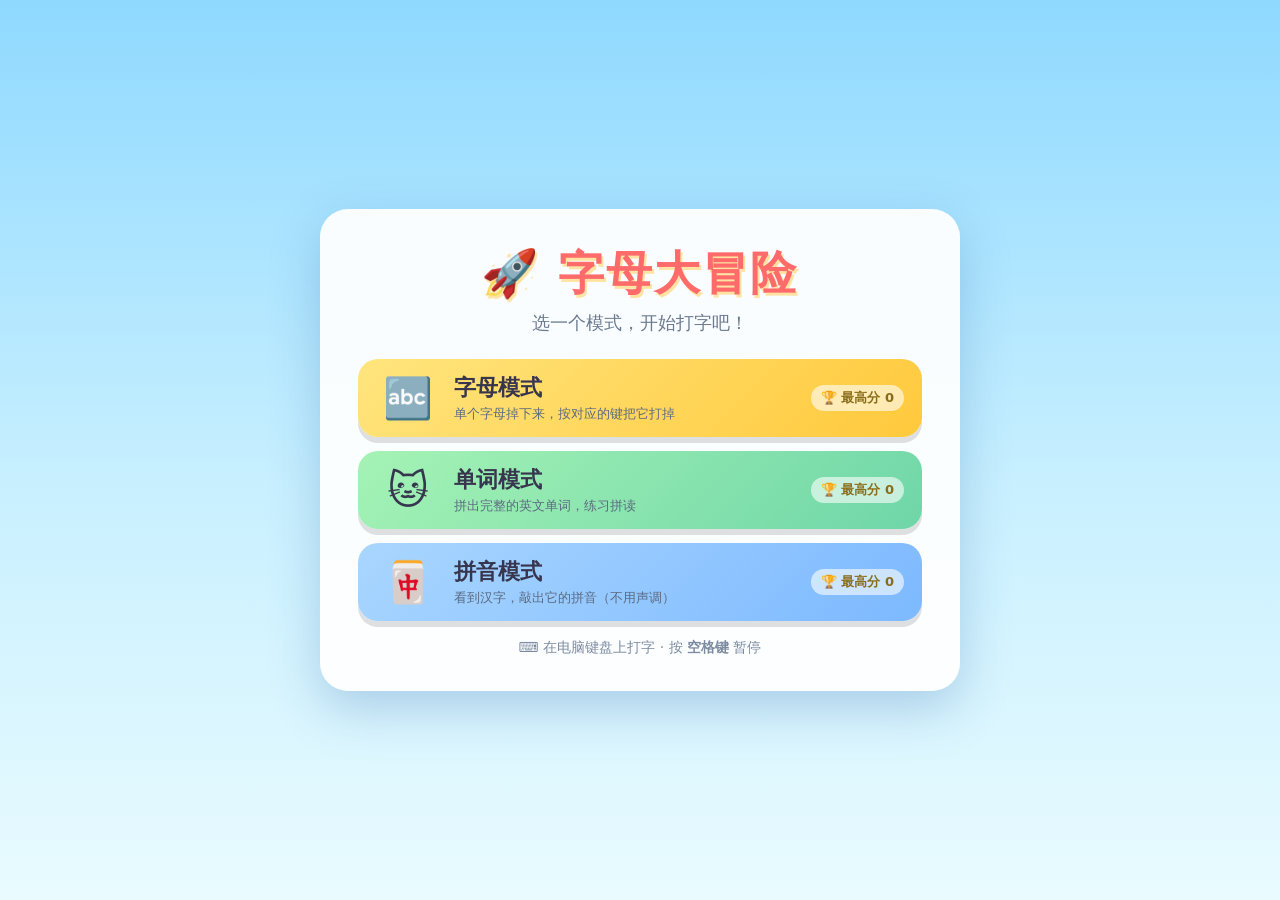
<file: youxi/index.html>
<!DOCTYPE html>
<html lang="zh-CN">
<head>
<meta charset="UTF-8">
<meta name="viewport" content="width=device-width, initial-scale=1.0">
<meta name="description" content="给小朋友的打字小游戏：字母、单词、拼音三种模式">
<title>字母大冒险 🚀 打字小游戏</title>
<link rel="stylesheet" href="style.css">
</head>
<body>
<div id="app">

  <!-- 开始界面 -->
  <section id="screen-start" class="screen">
    <div class="panel">
      <h1 class="title">🚀 字母大冒险</h1>
      <p class="subtitle">选一个模式，开始打字吧！</p>
      <div class="mode-list">
        <button class="mode-btn letter" data-mode="letter">
          <span class="mode-emoji">🔤</span>
          <span>
            <span class="mode-name">字母模式</span>
            <span class="mode-desc">单个字母掉下来，按对应的键把它打掉</span>
          </span>
          <span class="mode-best" data-best="letter">🏆 最高分 0</span>
        </button>
        <button class="mode-btn word" data-mode="word">
          <span class="mode-emoji">🐱</span>
          <span>
            <span class="mode-name">单词模式</span>
            <span class="mode-desc">拼出完整的英文单词，练习拼读</span>
          </span>
          <span class="mode-best" data-best="word">🏆 最高分 0</span>
        </button>
        <button class="mode-btn pinyin" data-mode="pinyin">
          <span class="mode-emoji">🀄</span>
          <span>
            <span class="mode-name">拼音模式</span>
            <span class="mode-desc">看到汉字，敲出它的拼音（不用声调）</span>
          </span>
          <span class="mode-best" data-best="pinyin">🏆 最高分 0</span>
        </button>
      </div>
      <p class="hint">⌨️ 在电脑键盘上打字 · 按 <b>空格键</b> 暂停</p>
    </div>
  </section>

  <!-- 游戏界面 -->
  <section id="screen-game" class="screen hidden">
    <div id="hud">
      <button id="btn-home" class="hud-btn" title="回到首页">🏠</button>
      <div class="hud-chip" id="chip-score">🏅 <span id="score">0</span></div>
      <div class="hud-chip" id="chip-level">⭐ 第 <span id="level">1</span> 关</div>
      <div class="hud-chip combo hidden" id="chip-combo">🔥 连击 <span id="combo">0</span></div>
      <div id="lives">❤️❤️❤️</div>
      <div class="hud-spacer"></div>
      <button id="btn-pause" class="hud-btn" title="暂停 (空格)">⏸️</button>
      <button id="btn-mute" class="hud-btn" title="开/关声音">🔊</button>
    </div>
    <div id="stage">
      <canvas id="canvas"></canvas>
      <div id="pause-overlay" class="overlay hidden">
        <div class="panel">
          <p class="overlay-title">⏸️ 休息一下</p>
          <button id="btn-resume" class="big-btn">▶️ 继续游戏</button>
          <button id="btn-quit" class="big-btn ghost">🏠 回到首页</button>
        </div>
      </div>
    </div>
  </section>

  <!-- 结束界面 -->
  <section id="screen-over" class="screen hidden">
    <div class="panel">
      <p class="over-title" id="over-title">🎉 真棒！</p>
      <p class="over-score"><span id="over-score">0</span> 分</p>
      <p class="over-newbest hidden" id="over-newbest">🏆 新纪录！</p>
      <p class="over-stats" id="over-stats">最高连击 0 · 闯到第 1 关</p>
      <p class="over-best" id="over-best">最高分：0</p>
      <div class="over-btns">
        <button id="btn-retry" class="big-btn">🔄 再来一次</button>
        <button id="btn-menu" class="big-btn ghost">🏠 选其他模式</button>
      </div>
    </div>
  </section>

</div>
<script src="game.js"></script>
</body>
</html>
</file>
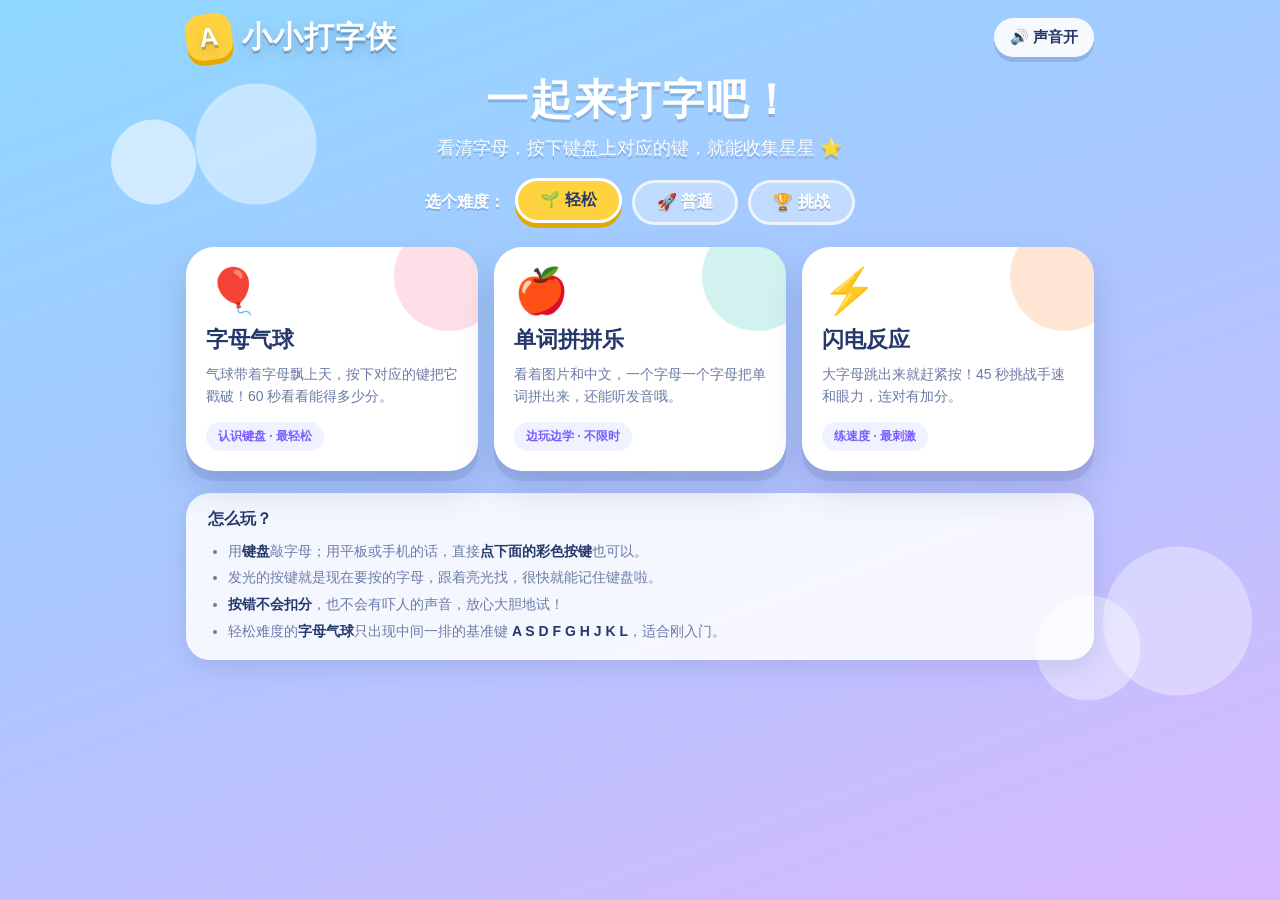
<file: typing-game.html>
<!DOCTYPE html>
<html lang="zh-CN">
<head>
<meta charset="UTF-8">
<meta name="viewport" content="width=device-width, initial-scale=1.0, maximum-scale=1.0, user-scalable=no">
<title>小小打字侠 · 儿童打字游戏</title>
<style>
:root{
  --ink:#25386b;
  --ink-soft:#6b7ba6;
  --orange:#ff8a3d;
  --pink:#ff6f91;
  --teal:#2ec4b6;
  --yellow:#ffd23f;
  --purple:#7b5cff;
  --green:#3ec46d;
  --white:#ffffff;
  --shadow:0 10px 0 rgba(37,56,107,.10), 0 18px 36px rgba(37,56,107,.18);
  --font:"Comic Sans MS","Chalkboard SE","PingFang SC","Microsoft YaHei","Hiragino Sans GB",sans-serif;
}
*{box-sizing:border-box;-webkit-tap-highlight-color:transparent}
html,body{height:100%}
body{
  margin:0;
  font-family:var(--font);
  color:var(--ink);
  background:linear-gradient(160deg,#8fd8ff 0%,#a8c8ff 42%,#d9b8ff 100%);
  background-attachment:fixed;
  overflow-x:hidden;
}
body::before{
  content:"";position:fixed;inset:0;pointer-events:none;z-index:0;
  background:
    radial-gradient(circle at 12% 18%,rgba(255,255,255,.55) 0 42px,transparent 43px),
    radial-gradient(circle at 20% 16%,rgba(255,255,255,.45) 0 60px,transparent 61px),
    radial-gradient(circle at 85% 72%,rgba(255,255,255,.4) 0 52px,transparent 53px),
    radial-gradient(circle at 92% 69%,rgba(255,255,255,.35) 0 74px,transparent 75px);
}
#app{position:relative;z-index:1;max-width:940px;margin:0 auto;padding:14px 16px 24px}
.view{display:none;animation:fadeIn .35s ease both}
.view.active{display:block}
@keyframes fadeIn{from{opacity:0;transform:translateY(12px)}to{opacity:1;transform:none}}

/* ---------- 顶栏 ---------- */
.topbar{display:flex;align-items:center;justify-content:space-between;gap:12px;margin-bottom:12px}
.brand{display:flex;align-items:center;gap:10px;font-size:clamp(20px,4vw,30px);font-weight:900;letter-spacing:1px;color:var(--white);text-shadow:0 3px 0 rgba(37,56,107,.28),0 6px 14px rgba(37,56,107,.22)}
.brand .logo{display:inline-flex;align-items:center;justify-content:center;width:46px;height:46px;border-radius:16px;background:var(--yellow);font-size:26px;box-shadow:0 5px 0 #e5a800;transform:rotate(-8deg)}
.icon-btn{border:none;cursor:pointer;font-family:var(--font);font-weight:800;font-size:15px;color:var(--ink);background:rgba(255,255,255,.9);padding:10px 16px;border-radius:999px;box-shadow:0 5px 0 rgba(37,56,107,.16);transition:transform .12s}
.icon-btn:active{transform:translateY(3px);box-shadow:0 2px 0 rgba(37,56,107,.16)}

/* ---------- 首页 ---------- */
.hero{text-align:center;color:var(--white);margin:6px 0 20px;text-shadow:0 3px 0 rgba(37,56,107,.2)}
.hero h1{margin:0 0 8px;font-size:clamp(26px,5.5vw,42px);letter-spacing:2px}
.hero p{margin:0;font-size:clamp(14px,2.6vw,18px);opacity:.96}
.diff-row{display:flex;align-items:center;justify-content:center;gap:10px;flex-wrap:wrap;margin-bottom:22px}
.diff-label{color:var(--white);font-weight:800;text-shadow:0 2px 0 rgba(37,56,107,.2);font-size:16px}
.diff-btn{border:3px solid rgba(255,255,255,.7);background:rgba(255,255,255,.32);color:var(--white);font-family:var(--font);font-weight:900;font-size:16px;padding:9px 22px;border-radius:999px;cursor:pointer;text-shadow:0 2px 0 rgba(37,56,107,.25);transition:all .18s}
.diff-btn.on{background:var(--yellow);border-color:var(--white);color:var(--ink);text-shadow:none;box-shadow:0 5px 0 #e0a900;transform:translateY(-2px)}
.cards{display:grid;grid-template-columns:repeat(3,1fr);gap:16px}
.card{
  position:relative;overflow:hidden;text-align:left;cursor:pointer;border:none;font-family:var(--font);
  background:var(--white);border-radius:28px;padding:22px 20px 20px;box-shadow:var(--shadow);
  transition:transform .18s,box-shadow .18s;color:var(--ink);
}
.card:hover{transform:translateY(-6px)}
.card:active{transform:translateY(2px)}
.card .blob{position:absolute;right:-26px;top:-26px;width:110px;height:110px;border-radius:50%;opacity:.22}
.card.c1 .blob{background:var(--pink)} .card.c2 .blob{background:var(--teal)} .card.c3 .blob{background:var(--orange)}
.card .emoji{position:relative;font-size:44px;line-height:1;margin-bottom:12px;display:block}
.card h2{position:relative;margin:0 0 8px;font-size:22px;font-weight:900}
.card p{position:relative;margin:0 0 14px;font-size:14px;line-height:1.6;color:var(--ink-soft);min-height:44px}
.card .tag{position:relative;display:inline-block;font-size:12px;font-weight:900;padding:6px 12px;border-radius:999px;background:#eef3ff;color:var(--purple)}
.howto{margin-top:22px;background:rgba(255,255,255,.86);border-radius:24px;padding:16px 22px;box-shadow:0 8px 24px rgba(37,56,107,.12)}
.howto h3{margin:0 0 8px;font-size:16px}
.howto ul{margin:0;padding-left:20px;font-size:14px;line-height:1.9;color:var(--ink-soft)}
.howto b{color:var(--ink)}

/* ---------- HUD ---------- */
.hud{display:flex;align-items:center;gap:10px;flex-wrap:wrap;background:rgba(255,255,255,.92);border-radius:22px;padding:8px 12px;margin-bottom:10px;box-shadow:0 6px 0 rgba(37,56,107,.12)}
.hud-item{display:flex;align-items:baseline;gap:6px;font-weight:900;font-size:20px;min-width:88px}
.hud-item .ico{font-size:19px}
.hud-item small{font-size:11px;color:var(--ink-soft);font-weight:800}
.hud-item .val{font-variant-numeric:tabular-nums}
.hud .spacer{flex:1}

/* ---------- 舞台 ---------- */
.stage{
  position:relative;overflow:hidden;width:100%;height:clamp(240px,40vh,440px);
  border-radius:30px;border:6px solid rgba(255,255,255,.85);
  background:linear-gradient(180deg,#8fd8ff 0%,#bfe6ff 55%,#e7f7ff 100%);
  box-shadow:inset 0 -8px 0 rgba(255,255,255,.4),0 12px 0 rgba(37,56,107,.12);
}
.stage::after{content:"";position:absolute;left:0;right:0;bottom:0;height:56px;background:linear-gradient(180deg,#8fdc8a,#67c46f);border-radius:60% 60% 0 0 / 22px 22px 0 0;z-index:1;pointer-events:none}
.cloud{position:absolute;background:rgba(255,255,255,.72);border-radius:100px;z-index:0;pointer-events:none}
.cloud::before,.cloud::after{content:"";position:absolute;background:inherit;border-radius:50%}
.cloud.a{width:130px;height:38px;left:8%;top:16%}
.cloud.a::before{width:56px;height:56px;left:22px;top:-24px}
.cloud.a::after{width:42px;height:42px;left:68px;top:-16px}
.cloud.b{width:100px;height:30px;right:9%;top:32%;opacity:.7}
.cloud.b::before{width:46px;height:46px;left:18px;top:-20px}
.cloud.b::after{width:34px;height:34px;left:56px;top:-12px}
#stageContent{position:absolute;inset:0;z-index:2}

/* 气球 */
.balloon{
  position:absolute;left:0;top:0;width:78px;height:96px;border-radius:50% 50% 46% 46%;
  display:flex;align-items:center;justify-content:center;
  box-shadow:inset -10px -12px 0 rgba(0,0,0,.10),inset 8px 8px 0 rgba(255,255,255,.35),0 8px 16px rgba(37,56,107,.18);
  will-change:transform;
}
.balloon::after{content:"";position:absolute;bottom:-13px;left:50%;transform:translateX(-50%);border-left:9px solid transparent;border-right:9px solid transparent;border-top:16px solid currentColor}
.balloon .ch{font-size:44px;font-weight:900;color:#fff;text-shadow:0 3px 0 rgba(37,56,107,.32),0 0 2px rgba(37,56,107,.25);animation:sway 1.8s ease-in-out infinite alternate}
@keyframes sway{from{transform:rotate(-7deg) translateY(-2px)}to{transform:rotate(7deg) translateY(2px)}}
.balloon.pop{animation:balloonPop .24s ease-out forwards;pointer-events:none}
.balloon.pop .ch{animation:chPop .24s ease-out forwards}
@keyframes balloonPop{from{opacity:1}to{opacity:0;filter:brightness(1.5)}}
@keyframes chPop{to{transform:scale(1.8)}}
.particle{position:absolute;width:13px;height:13px;border-radius:50%;z-index:8;pointer-events:none;animation:burst .62s ease-out forwards}
@keyframes burst{from{transform:translate(0,0) scale(1);opacity:1}to{transform:translate(var(--dx),var(--dy)) scale(.15);opacity:0}}
.praise{position:absolute;z-index:9;pointer-events:none;font-size:24px;font-weight:900;color:#fff;text-shadow:0 3px 0 var(--orange),0 0 10px rgba(255,138,61,.8);animation:floatUp 1s ease-out forwards;white-space:nowrap}
@keyframes floatUp{from{transform:translate(-50%,0) scale(.7);opacity:0}20%{transform:translate(-50%,-14px) scale(1.12);opacity:1}to{transform:translate(-50%,-72px) scale(1);opacity:0}}
.stage.shake{animation:shake .28s}
@keyframes shake{0%,100%{transform:translateX(0)}25%{transform:translateX(-7px)}75%{transform:translateX(7px)}}

/* 单词模式 */
.word-panel{position:absolute;inset:0;display:flex;flex-direction:column;align-items:center;justify-content:center;gap:8px;padding:10px;text-align:center}
.word-emoji{font-size:clamp(46px,8vh,80px);line-height:1;filter:drop-shadow(0 8px 8px rgba(37,56,107,.18));animation:bob 2.4s ease-in-out infinite}
@keyframes bob{0%,100%{transform:translateY(0)}50%{transform:translateY(-10px)}}
.word-zh{font-size:clamp(15px,2.8vh,24px);font-weight:900;color:var(--ink);background:rgba(255,255,255,.86);padding:5px 18px;border-radius:999px}
.tiles{display:flex;gap:7px;flex-wrap:wrap;justify-content:center;margin-top:2px}
.tile{width:clamp(38px,6vh,58px);height:clamp(44px,7vh,66px);border-radius:14px;background:rgba(255,255,255,.92);display:flex;align-items:center;justify-content:center;font-size:clamp(22px,4vh,36px);font-weight:900;color:var(--ink);box-shadow:0 5px 0 rgba(37,56,107,.16);transition:all .18s}
.tile.done{background:var(--green);color:#fff;box-shadow:0 5px 0 #27924b;transform:translateY(-3px)}
.tile.current{background:var(--yellow);color:var(--ink);box-shadow:0 5px 0 #dda900,0 0 0 5px rgba(255,210,63,.45);animation:tilePulse 1s ease-in-out infinite}
@keyframes tilePulse{0%,100%{transform:scale(1)}50%{transform:scale(1.09)}}
.word-progress{font-size:13px;font-weight:900;color:var(--ink);background:rgba(255,255,255,.8);padding:4px 14px;border-radius:999px}
.speak-btn{border:none;cursor:pointer;font-family:var(--font);font-weight:900;font-size:14px;color:var(--purple);background:#fff;padding:8px 18px;border-radius:999px;box-shadow:0 4px 0 rgba(37,56,107,.15)}
.speak-btn:active{transform:translateY(2px);box-shadow:0 2px 0 rgba(37,56,107,.15)}

/* 挑战模式 */
.rush-target{
  position:absolute;width:clamp(96px,17vh,150px);height:clamp(96px,17vh,150px);border-radius:32px;
  display:flex;align-items:center;justify-content:center;font-size:clamp(56px,10vh,88px);font-weight:900;color:#fff;
  background:linear-gradient(145deg,var(--purple),#a58bff);
  box-shadow:inset 0 -10px 0 rgba(0,0,0,.12),0 12px 0 rgba(37,56,107,.18);
  text-shadow:0 5px 0 rgba(37,56,107,.28);transform:translate(-50%,-50%) rotate(-4deg);
  animation:rushIn .28s cubic-bezier(.34,1.56,.64,1);
}
@keyframes rushIn{from{transform:translate(-50%,-50%) scale(.35) rotate(14deg);opacity:0}to{transform:translate(-50%,-50%) scale(1) rotate(-4deg);opacity:1}}
.rush-hint{position:absolute;left:0;right:0;bottom:64px;text-align:center;font-weight:900;color:var(--ink);font-size:15px;text-shadow:0 2px 0 rgba(255,255,255,.8)}
.timebar{position:absolute;left:0;top:0;height:9px;background:var(--yellow);z-index:7;border-radius:0 0 8px 0;transition:width .1s linear}

/* ---------- 键盘 ---------- */
.keyboard{margin-top:12px;display:flex;flex-direction:column;align-items:center;gap:6px;user-select:none}
.krow{display:flex;gap:6px;justify-content:center;width:100%}
.key{
  flex:1 1 0;max-width:74px;min-width:0;height:clamp(38px,6.2vw,52px);
  border:none;border-radius:12px;background:rgba(255,255,255,.9);color:var(--ink);
  font-family:var(--font);font-weight:900;font-size:clamp(15px,2.8vw,22px);cursor:pointer;
  box-shadow:0 5px 0 rgba(37,56,107,.2);transition:transform .08s,background .12s,box-shadow .12s;
}
.key:active{transform:translateY(4px);box-shadow:0 1px 0 rgba(37,56,107,.2)}
.key.target{background:var(--yellow);color:var(--ink);box-shadow:0 5px 0 #dda900,0 0 0 4px rgba(255,210,63,.35)}
.key.current{animation:keyGlow 1s ease-in-out infinite}
@keyframes keyGlow{0%,100%{box-shadow:0 5px 0 #dda900,0 0 0 4px rgba(255,210,63,.4)}50%{box-shadow:0 5px 0 #dda900,0 0 0 9px rgba(255,210,63,.22)}}
.key.ok{background:var(--green)!important;color:#fff!important;box-shadow:0 5px 0 #27924b!important;transform:translateY(2px)}
.key.bad{background:var(--pink)!important;color:#fff!important;box-shadow:0 5px 0 #d94b6d!important}
.tip{text-align:center;color:var(--white);font-weight:800;font-size:13px;margin-top:10px;text-shadow:0 2px 0 rgba(37,56,107,.25)}

/* ---------- 倒计时 & 结算 ---------- */
.countdown{position:fixed;inset:0;z-index:50;display:flex;align-items:center;justify-content:center;background:rgba(37,56,107,.35);backdrop-filter:blur(3px)}
.countdown.hidden{display:none}
.countdown span{font-size:clamp(90px,22vw,180px);font-weight:900;color:var(--yellow);text-shadow:0 10px 0 #d99a00,0 18px 34px rgba(37,56,107,.4)}
.countdown span.pop{animation:cdPop .6s ease-out}
@keyframes cdPop{from{transform:scale(.4);opacity:0}40%{transform:scale(1.15);opacity:1}to{transform:scale(1);opacity:1}}
.result-card{background:var(--white);border-radius:32px;padding:28px 24px 30px;text-align:center;box-shadow:var(--shadow);max-width:520px;margin:20px auto}
.result-card .big{font-size:64px;line-height:1;margin-bottom:6px}
.result-card h2{margin:0 0 4px;font-size:clamp(26px,5vw,36px)}
.result-card .sub{color:var(--ink-soft);font-weight:800;margin:0 0 20px;font-size:15px}
.stats{display:grid;grid-template-columns:repeat(3,1fr);gap:12px;margin-bottom:22px}
.stat{background:#f2f6ff;border-radius:20px;padding:14px 6px}
.stat .num{font-size:clamp(22px,5vw,30px);font-weight:900;color:var(--purple);font-variant-numeric:tabular-nums}
.stat .lab{font-size:12px;color:var(--ink-soft);font-weight:800;margin-top:2px}
.btns{display:flex;gap:12px;justify-content:center;flex-wrap:wrap}
.btn{border:none;cursor:pointer;font-family:var(--font);font-weight:900;font-size:17px;color:#fff;background:var(--orange);padding:13px 28px;border-radius:999px;box-shadow:0 6px 0 #d9681f;transition:transform .1s,box-shadow .1s}
.btn:active{transform:translateY(4px);box-shadow:0 2px 0 #d9681f}
.btn.alt{background:var(--purple);box-shadow:0 6px 0 #5a3ed6}
.btn.alt:active{box-shadow:0 2px 0 #5a3ed6}
.btn.small{font-size:14px;padding:9px 18px;background:var(--pink);box-shadow:0 4px 0 #d94b6d}
.confetti{position:fixed;top:-20px;width:12px;height:18px;z-index:60;pointer-events:none;animation:fall linear forwards}
@keyframes fall{to{transform:translateY(110vh) rotate(720deg);opacity:.2}}

@media(max-width:680px){
  .cards{grid-template-columns:1fr;gap:12px}
  .card{display:grid;grid-template-columns:64px 1fr;column-gap:10px;padding:16px}
  .card .emoji{grid-row:span 3;font-size:40px;margin:0;align-self:center}
  .card h2{margin:0 0 4px;font-size:19px}
  .card p{min-height:0;font-size:13px;margin-bottom:8px}
  .card .tag{font-size:11px;padding:4px 10px}
  .card .blob{width:80px;height:80px}
  .hud-item{min-width:70px;font-size:17px}
  .hud-item small{display:none}
  .key{max-width:none}
  #app{padding:12px 10px 28px}
}
</style>
</head>
<body>
<div id="app">

  <div class="topbar">
    <div class="brand"><span class="logo">A</span><span>小小打字侠</span></div>
    <div style="display:flex;gap:8px">
      <button id="soundBtn" class="icon-btn" type="button">🔊 声音开</button>
      <button id="homeBtn" class="icon-btn" type="button" style="display:none">🏠 首页</button>
    </div>
  </div>

  <!-- 首页 -->
  <section id="homeView" class="view active">
    <div class="hero">
      <h1>一起来打字吧！</h1>
      <p>看清字母，按下键盘上对应的键，就能收集星星 ⭐</p>
    </div>
    <div class="diff-row">
      <span class="diff-label">选个难度：</span>
      <button class="diff-btn on" data-diff="1" type="button">🌱 轻松</button>
      <button class="diff-btn" data-diff="2" type="button">🚀 普通</button>
      <button class="diff-btn" data-diff="3" type="button">🏆 挑战</button>
    </div>
    <div class="cards">
      <button class="card c1" data-mode="bubbles" type="button">
        <span class="blob"></span>
        <span class="emoji">🎈</span>
        <h2>字母气球</h2>
        <p>气球带着字母飘上天，按下对应的键把它戳破！60 秒看看能得多少分。</p>
        <span class="tag">认识键盘 · 最轻松</span>
      </button>
      <button class="card c2" data-mode="words" type="button">
        <span class="blob"></span>
        <span class="emoji">🍎</span>
        <h2>单词拼拼乐</h2>
        <p>看着图片和中文，一个字母一个字母把单词拼出来，还能听发音哦。</p>
        <span class="tag">边玩边学 · 不限时</span>
      </button>
      <button class="card c3" data-mode="rush" type="button">
        <span class="blob"></span>
        <span class="emoji">⚡</span>
        <h2>闪电反应</h2>
        <p>大字母跳出来就赶紧按！45 秒挑战手速和眼力，连对有加分。</p>
        <span class="tag">练速度 · 最刺激</span>
      </button>
    </div>
    <div class="howto">
      <h3>怎么玩？</h3>
      <ul>
        <li>用<b>键盘</b>敲字母；用平板或手机的话，直接<b>点下面的彩色按键</b>也可以。</li>
        <li>发光的按键就是现在要按的字母，跟着亮光找，很快就能记住键盘啦。</li>
        <li><b>按错不会扣分</b>，也不会有吓人的声音，放心大胆地试！</li>
        <li>轻松难度的<b>字母气球</b>只出现中间一排的基准键 <b>A S D F G H J K L</b>，适合刚入门。</li>
      </ul>
    </div>
  </section>

  <!-- 游戏页 -->
  <section id="gameView" class="view">
    <div class="hud">
      <div class="hud-item"><span class="ico">⭐</span><span class="val" id="hScore">0</span><small>分数</small></div>
      <div class="hud-item"><span class="ico">🔥</span><span class="val" id="hCombo">0</span><small>连击</small></div>
      <div class="hud-item"><span class="ico">🎯</span><span class="val" id="hAcc">100%</span><small>正确率</small></div>
      <div class="hud-item"><span class="ico" id="hTimeIco">⏱</span><span class="val" id="hTime">--</span><small id="hTimeLab">剩余</small></div>
      <div class="spacer"></div>
      <button id="endBtn" class="btn small" type="button">结束本局</button>
    </div>
    <div id="stage" class="stage">
      <div class="cloud a"></div>
      <div class="cloud b"></div>
      <div id="stageContent"></div>
    </div>
    <div id="keyboard" class="keyboard"></div>
    <div id="gameTip" class="tip">按键盘上对应的字母，或者直接点下面的按键～</div>
  </section>

  <!-- 结算页 -->
  <section id="resultView" class="view">
    <div class="result-card">
      <div class="big" id="resultEmoji">🏆</div>
      <h2 id="resultTitle">太棒啦！</h2>
      <p class="sub" id="resultSub">你又进步了一点点</p>
      <div class="stats">
        <div class="stat"><div class="num" id="rScore">0</div><div class="lab">⭐ 总分</div></div>
        <div class="stat"><div class="num" id="rCombo">0</div><div class="lab">🔥 最高连击</div></div>
        <div class="stat"><div class="num" id="rAcc">100%</div><div class="lab">🎯 正确率</div></div>
      </div>
      <div class="btns">
        <button id="againBtn" class="btn" type="button">再玩一次</button>
        <button id="modeBtn" class="btn alt" type="button">换个玩法</button>
      </div>
    </div>
  </section>
</div>

<div id="countdown" class="countdown hidden"><span id="cdText">3</span></div>

<script>
(function(){
'use strict';
var $ = function(s){ return document.querySelector(s); };
var $$ = function(s){ return Array.prototype.slice.call(document.querySelectorAll(s)); };

/* ---------------- 音效（无需任何外部文件） ---------------- */
var Sound = {
  on: true,
  ctx: null,
  init: function(){
    try { this.on = localStorage.getItem('tg_sound') !== 'off'; } catch(e){ this.on = true; }
  },
  ac: function(){
    if(!this.ctx){
      var C = window.AudioContext || window.webkitAudioContext;
      if(!C) return null;
      this.ctx = new C();
    }
    if(this.ctx.state === 'suspended') this.ctx.resume();
    return this.ctx;
  },
  tone: function(freq, dur, type, vol, slide, delay){
    if(!this.on) return;
    var c = this.ac(); if(!c) return;
    var t = c.currentTime + (delay || 0);
    var o = c.createOscillator(), g = c.createGain();
    o.type = type || 'sine';
    o.frequency.setValueAtTime(freq, t);
    if(slide) o.frequency.exponentialRampToValueAtTime(slide, t + dur);
    g.gain.setValueAtTime(0.0001, t);
    g.gain.exponentialRampToValueAtTime(vol || 0.09, t + 0.015);
    g.gain.exponentialRampToValueAtTime(0.0001, t + dur);
    o.connect(g); g.connect(c.destination);
    o.start(t); o.stop(t + dur + 0.03);
  },
  hit:  function(){ this.tone(660,0.12,'sine',0.09,990); this.tone(990,0.10,'sine',0.05,null,0.07); },
  miss: function(){ this.tone(210,0.16,'triangle',0.055,160); },
  pop:  function(){ this.tone(520,0.09,'sine',0.08,900); },
  click:function(){ this.tone(440,0.07,'sine',0.05,660); },
  win:  function(){ var self=this; [523,659,784,1047].forEach(function(f,i){ self.tone(f,0.26,'sine',0.08,null,i*0.12); }); },
  toggle: function(){
    this.on = !this.on;
    try { localStorage.setItem('tg_sound', this.on ? 'on' : 'off'); } catch(e){}
    updateSoundBtn();
    if(this.on) this.click();
  }
};
function updateSoundBtn(){ $('#soundBtn').textContent = Sound.on ? '🔊 声音开' : '🔇 声音关'; }
function speak(word){
  if(!Sound.on) return;
  try{
    if(!('speechSynthesis' in window)) return;
    window.speechSynthesis.cancel();
    var u = new SpeechSynthesisUtterance(word.toLowerCase());
    u.lang = 'en-US'; u.rate = 0.8; u.pitch = 1.1;
    window.speechSynthesis.speak(u);
  }catch(e){}
}

/* ---------------- 数据 ---------------- */
var LETTER_SETS = {
  1: 'ASDFGHJKL',
  2: 'ABCDEFGHIJKLMNOPQRSTUVWXYZ',
  3: 'ABCDEFGHIJKLMNOPQRSTUVWXYZ'
};
var DIFF = {
  1: { spawnGap:1.15, maxBalloons:3, rise:68,  hold:3.0, words:1 },
  2: { spawnGap:0.85, maxBalloons:4, rise:86,  hold:2.2, words:2 },
  3: { spawnGap:0.62, maxBalloons:5, rise:105, hold:1.7, words:3 }
};
var DURATION = { bubbles:60, rush:45 };
var WORDS = {
  1: [
    {w:'CAT',zh:'小猫',e:'🐱'},{w:'DOG',zh:'小狗',e:'🐶'},{w:'SUN',zh:'太阳',e:'☀️'},
    {w:'BUS',zh:'公交车',e:'🚌'},{w:'CUP',zh:'杯子',e:'🥤'},{w:'HAT',zh:'帽子',e:'🎩'},
    {w:'PIG',zh:'小猪',e:'🐷'},{w:'FOX',zh:'狐狸',e:'🦊'},{w:'BEE',zh:'蜜蜂',e:'🐝'},
    {w:'EGG',zh:'鸡蛋',e:'🥚'},{w:'KEY',zh:'钥匙',e:'🔑'},{w:'CAR',zh:'汽车',e:'🚗'},
    {w:'OWL',zh:'猫头鹰',e:'🦉'},{w:'ANT',zh:'蚂蚁',e:'🐜'},{w:'BAG',zh:'书包',e:'🎒'}
  ],
  2: [
    {w:'STAR',zh:'星星',e:'⭐'},{w:'FISH',zh:'小鱼',e:'🐟'},{w:'CAKE',zh:'蛋糕',e:'🍰'},
    {w:'MOON',zh:'月亮',e:'🌙'},{w:'TREE',zh:'大树',e:'🌳'},{w:'BIRD',zh:'小鸟',e:'🐦'},
    {w:'BOOK',zh:'书本',e:'📖'},{w:'FROG',zh:'青蛙',e:'🐸'},{w:'DUCK',zh:'鸭子',e:'🦆'},
    {w:'MILK',zh:'牛奶',e:'🥛'},{w:'APPLE',zh:'苹果',e:'🍎'},{w:'GRAPE',zh:'葡萄',e:'🍇'},
    {w:'TIGER',zh:'老虎',e:'🐯'},{w:'HORSE',zh:'马',e:'🐴'},{w:'PANDA',zh:'熊猫',e:'🐼'},
    {w:'CANDY',zh:'糖果',e:'🍬'},{w:'CLOUD',zh:'云朵',e:'☁️'},{w:'TRAIN',zh:'火车',e:'🚂'}
  ],
  3: [
    {w:'BANANA',zh:'香蕉',e:'🍌'},{w:'RABBIT',zh:'兔子',e:'🐰'},{w:'MONKEY',zh:'猴子',e:'🐵'},
    {w:'ORANGE',zh:'橙子',e:'🍊'},{w:'PURPLE',zh:'紫色',e:'💜'},{w:'YELLOW',zh:'黄色',e:'💛'},
    {w:'FLOWER',zh:'花朵',e:'🌸'},{w:'FRIEND',zh:'朋友',e:'🤝'},{w:'SUMMER',zh:'夏天',e:'🏖️'},
    {w:'WINTER',zh:'冬天',e:'⛄'},{w:'RAINBOW',zh:'彩虹',e:'🌈'},{w:'ELEPHANT',zh:'大象',e:'🐘'},
    {w:'DINOSAUR',zh:'恐龙',e:'🦕'},{w:'BUTTERFLY',zh:'蝴蝶',e:'🦋'},{w:'CHOCOLATE',zh:'巧克力',e:'🍫'}
  ]
};
var PRAISE = ['太棒了！','好厉害！','漂亮！','哇！','真快呀！','继续加油！','perfect!','超级棒！'];
var BALLOON_COLORS = ['#ff6f91','#ff9f43','#ffd23f','#3ec46d','#2ec4b6','#7b5cff','#4aa8ff','#ff7ad9'];
var PARTY_COLORS = ['#ff6f91','#ffd23f','#2ec4b6','#7b5cff','#ff9f43','#3ec46d','#4aa8ff'];

/* ---------------- 状态 ---------------- */
var S = {
  mode:null, diff:1, running:false, wordLocked:false,
  score:0, combo:0, maxCombo:0, hits:0, misses:0,
  timeLeft:null, elapsed:0, last:0, raf:0, spawnAcc:0,
  entities:[], lastX:-999,
  wordList:[], wordIndex:0, currentWord:null, letterIndex:0,
  target:null, targetTime:0, targetEl:null,
  cdTimers:[]
};
function rand(n){ return Math.floor(Math.random()*n); }
function pick(arr){ return arr[rand(arr.length)]; }
function shuffle(a){ var r=a.slice(),i,j,t; for(i=r.length-1;i>0;i--){ j=rand(i+1); t=r[i]; r[i]=r[j]; r[j]=t; } return r; }
function letter(){ var s=LETTER_SETS[S.diff]; return s.charAt(rand(s.length)); }

/* ---------------- 视图 ---------------- */
function show(id){
  ['homeView','gameView','resultView'].forEach(function(v){ $('#'+v).classList.toggle('active', v===id); });
  $('#homeBtn').style.display = (id==='gameView'||id==='resultView') ? '' : 'none';
}
function stageSize(){ return { w:$('#stage').clientWidth, h:$('#stage').clientHeight }; }

/* ---------------- 屏幕键盘 ---------------- */
function buildKeyboard(){
  var rows = ['QWERTYUIOP','ASDFGHJKL','ZXCVBNM'];
  var html = rows.map(function(row){
    return '<div class="krow">' + row.split('').map(function(ch){
      return '<button class="key" type="button" data-k="'+ch+'">'+ch+'</button>';
    }).join('') + '</div>';
  }).join('');
  $('#keyboard').innerHTML = html;
  $('#keyboard').addEventListener('click', function(e){
    var b = e.target.closest ? e.target.closest('.key') : null;
    if(!b) return;
    b.blur();
    input(b.getAttribute('data-k'));
  });
}
function highlightKeys(chars, current){
  var set = {}; (chars||[]).forEach(function(c){ set[c]=true; });
  $$('.key').forEach(function(k){
    var c = k.getAttribute('data-k');
    k.classList.toggle('target', !!set[c]);
    k.classList.toggle('current', !!set[c] && c===current);
  });
}
function flashKey(ch, ok){
  var el = $('.key[data-k="'+ch+'"]');
  if(!el) return;
  el.classList.remove('ok','bad');
  void el.offsetWidth;
  el.classList.add(ok?'ok':'bad');
  setTimeout(function(){ el.classList.remove('ok','bad'); }, 300);
}
function currentTargets(){
  if(S.mode==='bubbles') return S.entities.map(function(b){ return b.ch; });
  if(S.mode==='words') return S.currentWord ? [S.currentWord.w.charAt(S.letterIndex)] : [];
  if(S.mode==='rush') return S.target ? [S.target] : [];
  return [];
}
function currentLetter(){
  if(S.mode==='words') return S.currentWord ? S.currentWord.w.charAt(S.letterIndex) : null;
  if(S.mode==='rush') return S.target;
  if(S.mode==='bubbles' && S.entities.length){
    var top = S.entities.slice().sort(function(a,b){ return a.y-b.y; })[0];
    return top.ch;
  }
  return null;
}

/* ---------------- 反馈动画 ---------------- */
function burst(x,y){
  var host = $('#stageContent');
  for(var i=0;i<11;i++){
    var p = document.createElement('div');
    p.className = 'particle';
    p.style.left = x+'px'; p.style.top = y+'px';
    p.style.background = pick(PARTY_COLORS);
    p.style.setProperty('--dx', (rand(170)-85)+'px');
    p.style.setProperty('--dy', (rand(170)-85)+'px');
    host.appendChild(p);
    (function(node){ node.addEventListener('animationend', function(){ node.remove(); }); })(p);
  }
}
function praise(text,x,y){
  var d = document.createElement('div');
  d.className = 'praise'; d.textContent = text;
  d.style.left = x+'px'; d.style.top = y+'px';
  $('#stageContent').appendChild(d);
  d.addEventListener('animationend', function(){ d.remove(); });
}
function shakeStage(){
  var s = $('#stage');
  s.classList.remove('shake'); void s.offsetWidth; s.classList.add('shake');
  setTimeout(function(){ s.classList.remove('shake'); }, 300);
}
function confetti(){
  for(var i=0;i<44;i++){
    var c = document.createElement('div');
    c.className = 'confetti';
    c.style.left = rand(100)+'vw';
    c.style.background = pick(PARTY_COLORS);
    c.style.animationDuration = (1.8+Math.random()*1.8)+'s';
    c.style.animationDelay = (Math.random()*0.6)+'s';
    c.style.borderRadius = (i%3===0)?'50%':'2px';
    document.body.appendChild(c);
    (function(node){ node.addEventListener('animationend', function(){ node.remove(); }); })(c);
  }
}

/* ---------------- 计分 ---------------- */
function accuracy(){
  var total = S.hits + S.misses;
  return total ? Math.round(S.hits*100/total) : 100;
}
function hit(x,y){
  S.hits++; S.combo++;
  if(S.combo > S.maxCombo) S.maxCombo = S.combo;
  S.score += 10 + Math.min(S.combo,10)*2;
  Sound.hit();
  if(x != null && S.combo % 3 === 0) praise(pick(PRAISE), x, y);
  updateHUD();
}
function miss(ch){
  S.misses++; S.combo = 0;
  Sound.miss();
  flashKey(ch,false);
  shakeStage();
  updateHUD();
}
function updateHUD(){
  $('#hScore').textContent = S.score;
  $('#hCombo').textContent = S.combo;
  $('#hAcc').textContent = accuracy()+'%';
  if(S.timeLeft === null){
    $('#hTime').textContent = (Math.min(S.wordIndex+1,10))+'/10';
    $('#hTimeLab').textContent = '进度';
    $('#hTimeIco').textContent = '词';
  }else{
    $('#hTime').textContent = Math.ceil(S.timeLeft)+'s';
    $('#hTimeLab').textContent = '剩余';
    $('#hTimeIco').textContent = '⏱';
  }
}

/* ---------------- 输入 ---------------- */
function input(raw){
  if(!S.running || S.wordLocked) return;
  var ch = String(raw||'').toUpperCase();
  if(!/^[A-Z]$/.test(ch)) return;
  var ok = false;

  if(S.mode==='bubbles'){
    var matches = S.entities.filter(function(b){ return b.ch===ch; });
    if(matches.length){
      matches.sort(function(a,b){ return a.y-b.y; });
      popBalloon(matches[0]);
      ok = true;
      hit(matches[0].x+39, matches[0].y+20);
    }
  }else if(S.mode==='words' && S.currentWord){
    if(ch === S.currentWord.w.charAt(S.letterIndex)){
      ok = true;
      S.letterIndex++;
      hit();
      if(S.letterIndex >= S.currentWord.w.length) completeWord();
      else renderWord();
    }
  }else if(S.mode==='rush'){
    if(ch === S.target){ ok = true; hit(); nextTarget(); }
  }

  if(ok){
    flashKey(ch,true);
  }else{
    miss(ch);
  }
  if(S.running) highlightKeys(currentTargets(), currentLetter());
}

document.addEventListener('keydown', function(e){
  if(!S.running) return;
  if(e.repeat) return;
  var k = (e.key||'').toUpperCase();
  if(/^[A-Z]$/.test(k)){ e.preventDefault(); input(k); }
});

/* ---------------- 模式一：字母气球 ---------------- */
function initBubbles(){
  S.timeLeft = DURATION.bubbles;
  $('#stageContent').innerHTML = '';
  S.entities = []; S.spawnAcc = 0;
  $('#gameTip').textContent = '气球飘走不扣分～ 优先戳最上面的那个！';
  spawnBalloon();
  highlightKeys(currentTargets(), currentLetter());
}
function spawnBalloon(){
  var size = stageSize();
  var w = 78, pad = 12;
  var maxX = Math.max(pad, size.w - w - pad);
  var x = pad + rand(Math.max(1, Math.floor(maxX-pad)));
  var tries = 0;
  while(Math.abs(x - S.lastX) < 95 && tries++ < 8){
    x = pad + rand(Math.max(1, Math.floor(maxX-pad)));
  }
  S.lastX = x;
  var used = {}; S.entities.forEach(function(b){ used[b.ch]=true; });
  var pool = LETTER_SETS[S.diff].split('').filter(function(c){ return !used[c]; });
  if(!pool.length) pool = LETTER_SETS[S.diff].split('');
  var ch = pick(pool);
  var color = pick(BALLOON_COLORS);
  var el = document.createElement('div');
  el.className = 'balloon';
  el.style.background = color;
  el.style.color = color;
  el.innerHTML = '<span class="ch">'+ch+'</span>';
  var b = { ch:ch, el:el, x:x, y:size.h-120, speed:DIFF[S.diff].rise*(size.h/420)*(0.9+Math.random()*0.25) };
  el.style.transform = 'translate('+b.x+'px,'+b.y+'px)';
  $('#stageContent').appendChild(el);
  S.entities.push(b);
  highlightKeys(currentTargets(), currentLetter());
}
function removeBalloon(b){
  b.el.remove();
  var i = S.entities.indexOf(b);
  if(i>=0) S.entities.splice(i,1);
}
function popBalloon(b){
  var x = b.x, y = b.y;
  b.el.classList.add('pop');
  var el = b.el;
  setTimeout(function(){ el.remove(); }, 240);
  var i = S.entities.indexOf(b);
  if(i>=0) S.entities.splice(i,1);
  burst(x+39,y+40);
  Sound.pop();
  highlightKeys(currentTargets(), currentLetter());
}
function updateBubbles(dt){
  S.spawnAcc += dt;
  var cfg = DIFF[S.diff];
  if(S.spawnAcc >= cfg.spawnGap && S.entities.length < cfg.maxBalloons){
    S.spawnAcc = 0;
    spawnBalloon();
  }
  var snapshot = S.entities.slice();
  for(var i=0;i<snapshot.length;i++){
    var b = snapshot[i];
    b.y -= b.speed*dt;
    b.el.style.transform = 'translate('+b.x+'px,'+b.y+'px)';
    if(b.y < -110){
      removeBalloon(b);
      S.combo = 0;
      updateHUD();
      highlightKeys(currentTargets(), currentLetter());
    }
  }
}

/* ---------------- 模式二：单词拼拼乐 ---------------- */
function initWords(){
  S.timeLeft = null;
  S.wordList = shuffle(WORDS[DIFF[S.diff].words]).slice(0,10);
  S.wordIndex = 0; S.letterIndex = 0; S.wordLocked = false;
  $('#stageContent').innerHTML =
    '<div class="word-panel">'+
      '<div class="word-emoji" id="wEmoji"></div>'+
      '<div class="word-zh" id="wZh"></div>'+
      '<div class="tiles" id="wTiles"></div>'+
      '<div class="word-progress" id="wProgress"></div>'+
      '<button class="speak-btn" id="speakBtn" type="button">🔊 听一听怎么读</button>'+
    '</div>';
  $('#speakBtn').addEventListener('click', function(){
    if(S.currentWord) speak(S.currentWord.w);
  });
  $('#gameTip').textContent = '看着图片，按顺序把字母一个一个敲出来吧～';
  loadWord();
}
function loadWord(){
  S.wordLocked = false;
  S.currentWord = S.wordList[S.wordIndex];
  S.letterIndex = 0;
  renderWord();
  speak(S.currentWord.w);
  updateHUD();
}
function renderWord(){
  var w = S.currentWord.w;
  $('#wEmoji').textContent = S.currentWord.e;
  $('#wZh').textContent = S.currentWord.zh + ' · ' + w;
  $('#wProgress').textContent = '第 ' + (S.wordIndex+1) + ' / 10 个单词';
  var html = '';
  for(var i=0;i<w.length;i++){
    var cls = i < S.letterIndex ? 'tile done' : (i === S.letterIndex ? 'tile current' : 'tile');
    html += '<div class="'+cls+'">'+w.charAt(i)+'</div>';
  }
  $('#wTiles').innerHTML = html;
  highlightKeys([w.charAt(S.letterIndex)], w.charAt(S.letterIndex));
}
function completeWord(){
  S.wordLocked = true;
  S.score += 20;
  Sound.win();
  var size = stageSize();
  burst(size.w/2, size.h/2);
  praise('拼对啦！'+S.currentWord.w, size.w/2, size.h/2);
  $$('.tile').forEach(function(t){ t.classList.remove('current'); t.classList.add('done'); });
  speak(S.currentWord.w);
  highlightKeys([], null);
  updateHUD();
  S.wordIndex++;
  setTimeout(function(){
    if(!S.running) return;
    if(S.wordIndex >= 10) finish();
    else loadWord();
  }, 1100);
}

/* ---------------- 模式三：闪电反应 ---------------- */
function initRush(){
  S.timeLeft = DURATION.rush;
  $('#stageContent').innerHTML =
    '<div class="timebar" id="timebar"></div>'+
    '<div class="rush-hint">大字母一出现，马上按！</div>'+
    '<div class="rush-target" id="rushTarget"></div>';
  S.targetEl = $('#rushTarget');
  $('#gameTip').textContent = '眼睛看屏幕，手指找按键，越快连击越高～';
  nextTarget();
}
function nextTarget(){
  var prev = S.target, next = letter();
  while(next === prev) next = letter();
  S.target = next;
  S.targetTime = 0;
  var size = stageSize();
  var x = 18 + Math.random()*64, y = 30 + Math.random()*28;
  S.targetEl.style.left = x+'%';
  S.targetEl.style.top = y+'%';
  S.targetEl.textContent = next;
  S.targetEl.style.background = 'linear-gradient(145deg,'+pick(BALLOON_COLORS)+','+pick(BALLOON_COLORS)+')';
  S.targetEl.style.animation = 'none';
  void S.targetEl.offsetWidth;
  S.targetEl.style.animation = '';
  highlightKeys([next], next);
}
function updateRush(dt){
  S.targetTime += dt;
  if(S.targetTime > DIFF[S.diff].hold){
    S.combo = 0;
    updateHUD();
    nextTarget();
  }
  var bar = $('#timebar');
  if(bar) bar.style.width = Math.max(0, S.timeLeft/DURATION.rush*100)+'%';
}

/* ---------------- 主循环 ---------------- */
function frame(ts){
  if(!S.running) return;
  var dt = Math.min(0.05, (ts - S.last)/1000);
  S.last = ts;
  S.elapsed += dt;
  if(S.mode==='bubbles') updateBubbles(dt);
  else if(S.mode==='rush') updateRush(dt);
  if(S.timeLeft !== null){
    S.timeLeft -= dt;
    if(S.timeLeft <= 0){ S.timeLeft = 0; updateHUD(); finish(); return; }
  }
  updateHUD();
  S.raf = requestAnimationFrame(frame);
}

/* ---------------- 流程 ---------------- */
function clearTimers(){
  S.cdTimers.forEach(clearTimeout);
  S.cdTimers = [];
}
function countdown(cb){
  clearTimers();
  var box = $('#countdown'), text = $('#cdText');
  box.classList.remove('hidden');
  var seq = ['3','2','1','开始!'];
  seq.forEach(function(t,i){
    S.cdTimers.push(setTimeout(function(){
      text.textContent = t;
      text.classList.remove('pop'); void text.offsetWidth; text.classList.add('pop');
      Sound.click();
    }, i*620));
  });
  S.cdTimers.push(setTimeout(function(){
    box.classList.add('hidden');
    cb();
  }, seq.length*620));
}
function resetState(){
  S.running = false;
  cancelAnimationFrame(S.raf);
  clearTimers();
  $('#countdown').classList.add('hidden');
  S.score=0; S.combo=0; S.maxCombo=0; S.hits=0; S.misses=0;
  S.timeLeft=null; S.elapsed=0; S.spawnAcc=0; S.lastX=-999;
  S.entities=[]; S.wordLocked=false; S.target=null; S.targetTime=0;
  $('#stageContent').innerHTML = '';
  $$('.key').forEach(function(k){ k.classList.remove('ok','bad','target','current'); });
  try { window.speechSynthesis && window.speechSynthesis.cancel(); } catch(e){}
}
function startGame(mode){
  Sound.ac();
  resetState();
  S.mode = mode;
  S.diff = currentDiff;
  show('gameView');
  if(document.activeElement && document.activeElement.blur) document.activeElement.blur();
  if(mode==='bubbles') initBubbles();
  else if(mode==='words') initWords();
  else initRush();
  updateHUD();
  countdown(function(){
    S.running = true;
    S.last = performance.now();
    S.raf = requestAnimationFrame(frame);
  });
}
function finish(){
  if(!S.running) return;
  S.running = false;
  cancelAnimationFrame(S.raf);
  clearTimers();
  Sound.win();
  var acc = accuracy();
  $('#rScore').textContent = S.score;
  $('#rCombo').textContent = S.maxCombo;
  $('#rAcc').textContent = acc+'%';
  var title, emoji, sub;
  if(acc >= 90 && S.score >= 200){ title='打字小达人！'; emoji='🏆'; sub='又快又准，太厉害啦！'; }
  else if(acc >= 75){ title='太棒啦！'; emoji='🎉'; sub='再玩一次，说不定能破纪录～'; }
  else { title='玩得真开心！'; emoji='🌈'; sub='慢慢来，多练几次就熟啦！'; }
  if(S.mode==='words' && S.wordIndex>=10){ title='10 个单词全拼完！'; emoji='🏆'; sub='今天又认识了好多单词～'; }
  $('#resultTitle').textContent = title;
  $('#resultEmoji').textContent = emoji;
  $('#resultSub').textContent = sub;
  show('resultView');
  confetti();
}
function goHome(){
  resetState();
  show('homeView');
}

/* ---------------- 事件绑定 ---------------- */
var currentDiff = 1;
Sound.init();
updateSoundBtn();
buildKeyboard();

$$('.diff-btn').forEach(function(b){
  b.addEventListener('click', function(){
    currentDiff = parseInt(b.getAttribute('data-diff'),10);
    $$('.diff-btn').forEach(function(x){ x.classList.toggle('on', x===b); });
    Sound.click();
  });
});
$$('.card').forEach(function(c){
  c.addEventListener('click', function(){ startGame(c.getAttribute('data-mode')); });
});
$('#soundBtn').addEventListener('click', function(){ Sound.toggle(); });
$('#homeBtn').addEventListener('click', goHome);
$('#endBtn').addEventListener('click', finish);
$('#againBtn').addEventListener('click', function(){ startGame(S.mode); });
$('#modeBtn').addEventListener('click', goHome);
window.addEventListener('blur', function(){
  if(S.running && S.mode!=='words'){
    S.last = performance.now();
  }
});
})();
</script>
</body>
</html>
</file>
<file: youxi/style.css>
* { box-sizing: border-box; }
html, body { height: 100%; }

body {
  margin: 0;
  overflow: hidden;
  font-family: "PingFang SC", "Microsoft YaHei", "Hiragino Sans GB", system-ui, -apple-system, sans-serif;
  background: linear-gradient(180deg, #8fd9ff 0%, #c9f0ff 55%, #e9fbff 100%);
  color: #37364e;
  user-select: none;
  -webkit-user-select: none;
}

#app { position: relative; height: 100vh; }

.screen {
  position: absolute;
  inset: 0;
  display: flex;
  align-items: center;
  justify-content: center;
  padding: 20px;
}

.hidden { display: none !important; }

/* ---------- 卡片 ---------- */
.panel {
  background: rgba(255, 255, 255, 0.93);
  border-radius: 28px;
  box-shadow: 0 18px 50px rgba(30, 90, 160, 0.25);
  padding: 34px 38px;
  text-align: center;
  max-width: 640px;
  width: 100%;
  animation: pop 0.35s cubic-bezier(0.34, 1.56, 0.64, 1);
}
@keyframes pop {
  from { transform: scale(0.82); opacity: 0; }
}

.title {
  font-size: 46px;
  margin: 0 0 6px;
  color: #ff6b6b;
  text-shadow: 2px 3px 0 #ffe3a3;
  letter-spacing: 2px;
}
.subtitle { margin: 0 0 24px; color: #6b7a90; font-size: 18px; }
.hint { color: #7c8aa0; font-size: 14px; margin: 4px 0 0; }

/* ---------- 模式按钮 ---------- */
.mode-list { display: flex; flex-direction: column; gap: 14px; margin-bottom: 18px; }

.mode-btn {
  display: grid;
  grid-template-columns: 64px 1fr auto;
  align-items: center;
  gap: 14px;
  border: none;
  border-radius: 20px;
  padding: 14px 18px;
  cursor: pointer;
  text-align: left;
  font-family: inherit;
  color: #37364e;
  box-shadow: 0 6px 0 rgba(0, 0, 0, 0.12);
  transition: transform 0.15s, box-shadow 0.15s;
}
.mode-btn:hover { transform: translateY(-3px) scale(1.02); }
.mode-btn:active { transform: translateY(1px); box-shadow: 0 3px 0 rgba(0, 0, 0, 0.12); }

.mode-emoji { font-size: 40px; text-align: center; }
.mode-name { font-size: 22px; font-weight: 800; display: block; }
.mode-desc { font-size: 13px; color: #5c6b80; display: block; margin-top: 2px; }
.mode-best {
  font-size: 13px;
  font-weight: 700;
  color: #8a6d1a;
  background: rgba(255, 255, 255, 0.6);
  border-radius: 999px;
  padding: 4px 10px;
  white-space: nowrap;
}

.mode-btn.letter { background: linear-gradient(135deg, #ffe57e, #ffc93c); }
.mode-btn.word   { background: linear-gradient(135deg, #a5f3b5, #6fd6a8); }
.mode-btn.pinyin { background: linear-gradient(135deg, #a9d6ff, #7db9ff); }

/* ---------- HUD ---------- */
#screen-game {
  flex-direction: column;
  align-items: stretch;
  justify-content: stretch;
  padding: 0;
}

#hud { display: flex; align-items: center; gap: 10px; padding: 10px 14px; flex-wrap: wrap; }

.hud-chip {
  background: rgba(255, 255, 255, 0.92);
  border-radius: 999px;
  padding: 6px 14px;
  font-weight: 800;
  font-size: 17px;
  box-shadow: 0 3px 8px rgba(30, 90, 160, 0.15);
}
.hud-chip.combo { color: #e2582a; }

#lives {
  font-size: 20px;
  letter-spacing: 2px;
  background: rgba(255, 255, 255, 0.92);
  border-radius: 999px;
  padding: 5px 12px;
  box-shadow: 0 3px 8px rgba(30, 90, 160, 0.15);
}

.hud-spacer { flex: 1; }

.hud-btn {
  border: none;
  background: rgba(255, 255, 255, 0.92);
  border-radius: 14px;
  font-size: 20px;
  padding: 6px 10px;
  cursor: pointer;
  box-shadow: 0 3px 8px rgba(30, 90, 160, 0.15);
  transition: transform 0.15s;
}
.hud-btn:hover { transform: scale(1.12); }

.pop-anim { animation: chipPop 0.25s cubic-bezier(0.34, 1.56, 0.64, 1); }
@keyframes chipPop { 50% { transform: scale(1.25); } }

/* ---------- 游戏画布 ---------- */
#stage { position: relative; flex: 1; }
#canvas { position: absolute; inset: 0; width: 100%; height: 100%; display: block; }

/* ---------- 弹层 ---------- */
.overlay {
  position: absolute;
  inset: 0;
  background: rgba(50, 80, 120, 0.45);
  backdrop-filter: blur(3px);
  display: flex;
  align-items: center;
  justify-content: center;
  z-index: 5;
}
.overlay .panel { max-width: 380px; }
.overlay-title { font-size: 34px; font-weight: 800; margin: 0 0 18px; }

.big-btn {
  display: block;
  width: 100%;
  margin: 10px 0;
  padding: 14px;
  font-size: 20px;
  font-weight: 800;
  color: #fff;
  background: linear-gradient(135deg, #41d39f, #2bb673);
  border: none;
  border-radius: 999px;
  cursor: pointer;
  box-shadow: 0 6px 0 #1e8f5a;
  transition: transform 0.15s, box-shadow 0.15s;
  font-family: inherit;
}
.big-btn:hover { transform: translateY(-2px); }
.big-btn:active { transform: translateY(2px); box-shadow: 0 2px 0 #1e8f5a; }
.big-btn.ghost {
  background: #fff;
  color: #4a90d9;
  box-shadow: 0 4px 0 #cfe0ef;
  border: 2px solid #cfe6f8;
}
.big-btn.ghost:active { box-shadow: 0 1px 0 #cfe0ef; }

/* ---------- 结束界面 ---------- */
.over-title { font-size: 36px; font-weight: 800; margin: 0; }
.over-score { font-size: 64px; font-weight: 900; color: #ff8a3d; margin: 8px 0 2px; }
.over-newbest {
  font-size: 20px;
  font-weight: 800;
  color: #e91e63;
  margin: 4px 0;
  animation: wobble 1s ease-in-out infinite;
}
@keyframes wobble {
  0%, 100% { transform: rotate(-3deg) scale(1); }
  50% { transform: rotate(3deg) scale(1.08); }
}
.over-stats { color: #6b7a90; margin: 6px 0 0; font-size: 16px; }
.over-best { color: #8a6d1a; font-size: 15px; margin: 4px 0 18px; }
.over-btns { display: flex; gap: 12px; }
.over-btns .big-btn { width: auto; flex: 1; }

@media (max-width: 560px) {
  .title { font-size: 34px; }
  .panel { padding: 24px 18px; }
  .over-score { font-size: 48px; }
  .mode-btn { grid-template-columns: 48px 1fr; }
  .mode-best { display: none; }
}
</file>
